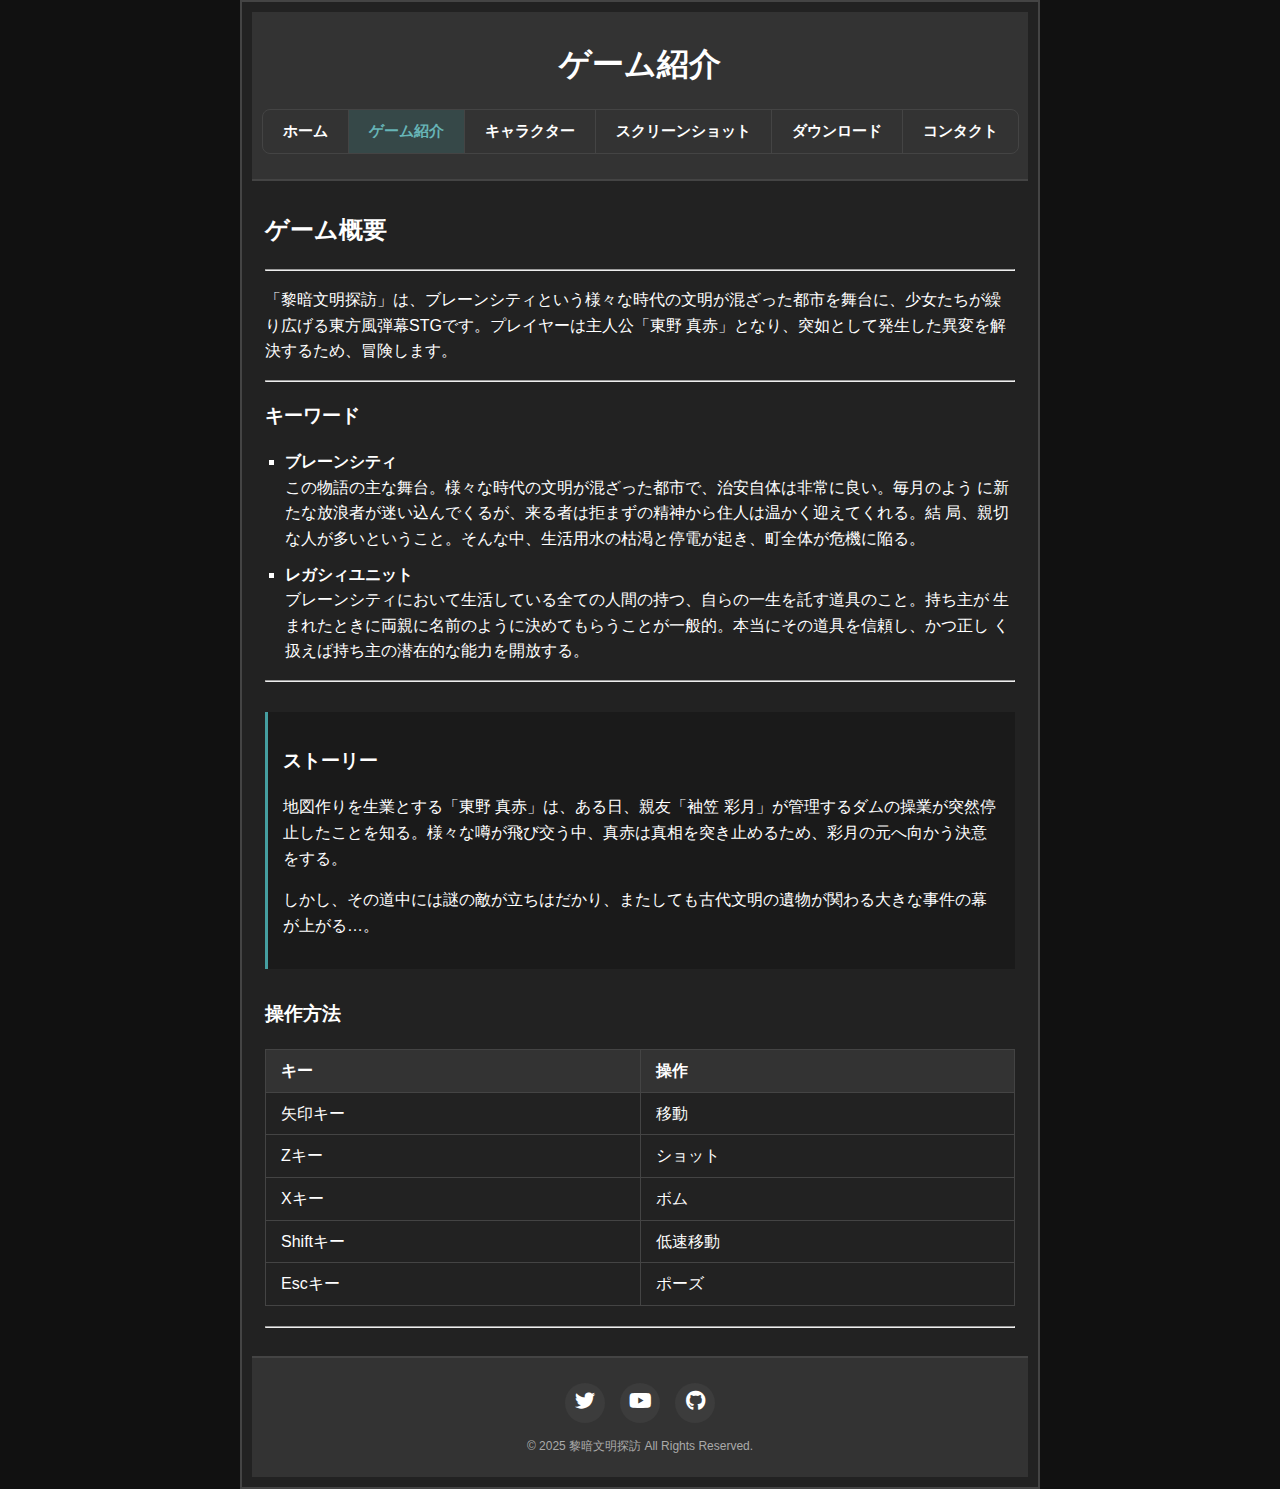
<file: about.html>
<!DOCTYPE html>
<html lang="ja">
  <head>
    <meta charset="UTF-8" />
    <meta name="viewport" content="width=device-width, initial-scale=1.0" />
    <meta name="description" content="黎暗文明探訪は、不思議な世界観と独特のキャラクターが織りなす東方風弾幕シューティングゲームです。" />
    <meta property="og:title" content="ゲーム紹介 - 黎暗文明探訪" />
    <meta property="og:description" content="黎暗文明探訪は、不思議な世界観と独特のキャラクターが織りなす東方風弾幕シューティングゲームです。ゲームの特徴やストーリー、操作方法をご紹介。" />
    <title>ゲーム紹介 - 黎暗文明探訪</title>
    <link rel="stylesheet" href="css/about.css" />
    <link rel="stylesheet" href="https://cdnjs.cloudflare.com/ajax/libs/font-awesome/6.0.0/css/all.min.css" />
    <link rel="canonical" href="https://reian-game.github.io/reian/about.html" />
    <!-- Google tag (gtag.js) -->
    <script async src="https://www.googletagmanager.com/gtag/js?id=G-QV8888X8ZF"></script>
    <script>
      window.dataLayer = window.dataLayer || [];
      function gtag() {
        dataLayer.push(arguments);
      }
      gtag("js", new Date());

      gtag("config", "G-QV8888X8ZF");
    </script>
  </head>
  <body>
    <div class="container">
      <header>
        <h1>ゲーム紹介</h1>
        <nav class="top-menu">
          <ul>
            <li><a href="index.html">ホーム</a></li>
            <li><a href="about.html">ゲーム紹介</a></li>
            <li><a href="character.html">キャラクター</a></li>
            <li><a href="screenshots.html">スクリーンショット</a></li>
            <li><a href="download.html">ダウンロード</a></li>
            <li><a href="contact.html">コンタクト</a></li>
          </ul>
        </nav>
      </header>

      <div class="content">
        <main>
          <div class="game-intro">
            <h2>ゲーム概要</h2>
            <hr />
            <p>
              「黎暗文明探訪」は、ブレーンシティという様々な時代の文明が混ざった都市を舞台に、少女たちが繰り広げる東方風弾幕STGです。プレイヤーは主人公「東野
              真赤」となり、突如として発生した異変を解決するため、冒険します。
            </p>

            <hr />
            <div class="game-features">
              <h3>キーワード</h3>
              <ul>
                <li>
                  <strong>ブレーンシティ</strong><br />この物語の主な舞台。様々な時代の文明が混ざった都市で、治安自体は非常に良い。毎月のよう
                  に新たな放浪者が迷い込んでくるが、来る者は拒まずの精神から住人は温かく迎えてくれる。結 局、親切な人が多いということ。そんな中、生活用水の枯渇と停電が起き、町全体が危機に陥る。
                </li>
                <li>
                  <strong>レガシィユニット</strong><br />ブレーンシティにおいて生活している全ての人間の持つ、自らの一生を託す道具のこと。持ち主が
                  生まれたときに両親に名前のように決めてもらうことが一般的。本当にその道具を信頼し、かつ正し く扱えば持ち主の潜在的な能力を開放する。
                </li>
              </ul>
            </div>
            <hr />

            <div class="story-section">
              <h3>ストーリー</h3>
              <!--p>黎明期の古代文明が残した「レガシィユニット」と呼ばれる特殊な遺物。それらは特定の人々に反応し、驚異的な力を発揮する。</！p-->
              <p>
                地図作りを生業とする「東野 真赤」は、ある日、親友「袖笠
                彩月」が管理するダムの操業が突然停止したことを知る。様々な噂が飛び交う中、真赤は真相を突き止めるため、彩月の元へ向かう決意をする。
              </p>
              <p>しかし、その道中には謎の敵が立ちはだかり、またしても古代文明の遺物が関わる大きな事件の幕が上がる…。</p>
            </div>

            <div class="controls-section">
              <h3>操作方法</h3>
              <table class="controls-table">
                <tr>
                  <th>キー</th>
                  <th>操作</th>
                </tr>
                <tr>
                  <td>矢印キー</td>
                  <td>移動</td>
                </tr>
                <tr>
                  <td>Zキー</td>
                  <td>ショット</td>
                </tr>
                <tr>
                  <td>Xキー</td>
                  <td>ボム</td>
                </tr>
                <tr>
                  <td>Shiftキー</td>
                  <td>低速移動</td>
                </tr>
                <tr>
                  <td>Escキー</td>
                  <td>ポーズ</td>
                </tr>
              </table>
            </div>
            <hr />
          </div>
        </main>
      </div>

      <footer>
        <div class="social-links">
          <a href="https://x.com/reian_project" target="_blank"><i class="fab fa-twitter"></i></a>
          <a href="https://www.youtube.com/channel/UC7ssq--Mfge6AEfpNKnkMdA" target="_blank"><i class="fab fa-youtube"></i></a>
          <a href="https://github.com/reian-game" target="_blank"><i class="fab fa-github"></i></a>
        </div>
        <p class="footer-copyright">&copy; 2025 黎暗文明探訪 All Rights Reserved.</p>
      </footer>
    </div>
    <script defer src="js/common.js"></script>
  </body>
</html>
</file>
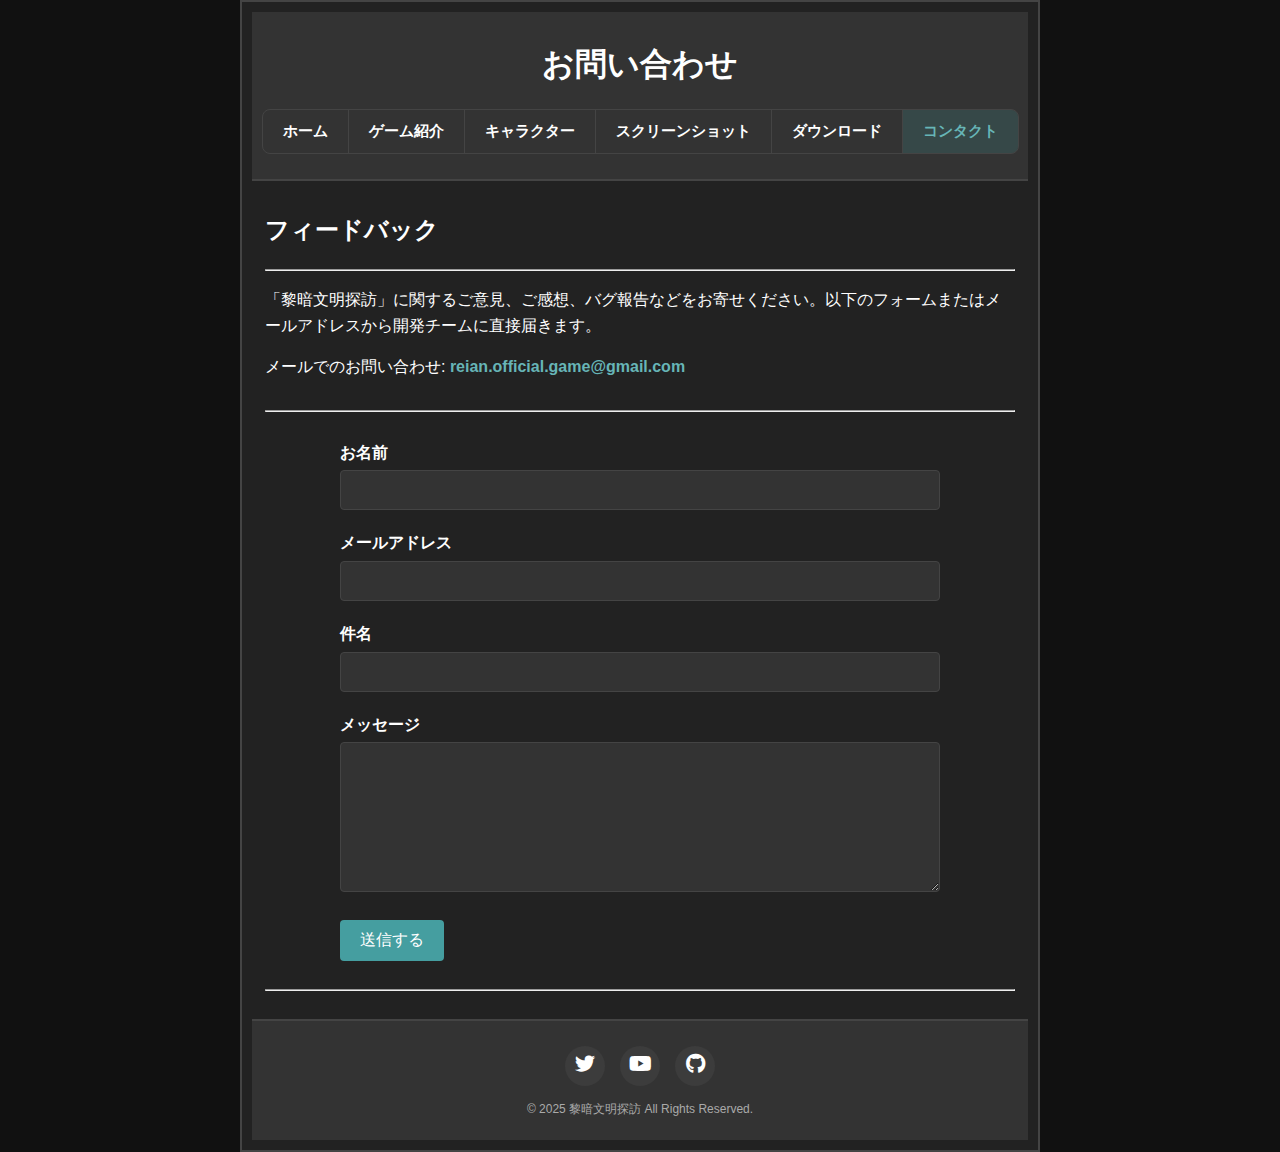
<file: contact.html>
<!DOCTYPE html>
<html lang="ja">
  <head>
    <meta charset="UTF-8" />
    <meta name="viewport" content="width=device-width, initial-scale=1.0" />
    <meta name="description" content="黎暗文明探訪のお問い合わせとコンタクト情報" />
    <meta property="og:title" content="お問い合わせ - 黎暗文明探訪" />
    <meta property="og:description" content="黎暗文明探訪に関するご意見、ご感想、バグ報告などを開発チームに直接お寄せいただけます。" />
    <title>お問い合わせ - 黎暗文明探訪</title>
    <link rel="stylesheet" href="css/contact.css" />
    <link rel="stylesheet" href="https://cdnjs.cloudflare.com/ajax/libs/font-awesome/6.0.0/css/all.min.css" />
    <link rel="canonical" href="https://reian-game.github.io/reian/contact.html" />
    <!-- Google tag (gtag.js) -->
    <script async src="https://www.googletagmanager.com/gtag/js?id=G-QV8888X8ZF"></script>
    <script>
      window.dataLayer = window.dataLayer || [];
      function gtag() {
        dataLayer.push(arguments);
      }
      gtag("js", new Date());

      gtag("config", "G-QV8888X8ZF");
    </script>
  </head>
  <body>
    <div class="container">
      <header>
        <h1>お問い合わせ</h1>
        <nav class="top-menu">
          <ul>
            <li><a href="index.html">ホーム</a></li>
            <li><a href="about.html">ゲーム紹介</a></li>
            <li><a href="character.html">キャラクター</a></li>
            <li><a href="screenshots.html">スクリーンショット</a></li>
            <li><a href="download.html">ダウンロード</a></li>
            <li><a href="contact.html">コンタクト</a></li>
          </ul>
        </nav>
      </header>

      <div class="content">
        <main>
          <div class="contact-form">
            <h2>フィードバック</h2>
            <hr />
            <div class="contact-description">
              <p>「黎暗文明探訪」に関するご意見、ご感想、バグ報告などをお寄せください。以下のフォームまたはメールアドレスから開発チームに直接届きます。</p>
              <p>メールでのお問い合わせ: <a href="mailto:reian.official.game@gmail.com">reian.official.game@gmail.com</a></p>
            </div>

            <hr />

            <div class="form-section">
              <form id="feedbackForm">
                <div class="form-group">
                  <label for="name">お名前</label>
                  <input type="text" id="name" name="name" class="form-control" required />
                </div>

                <div class="form-group">
                  <label for="email">メールアドレス</label>
                  <input type="email" id="email" name="email" class="form-control" required />
                </div>

                <div class="form-group">
                  <label for="subject">件名</label>
                  <input type="text" id="subject" name="subject" class="form-control" required />
                </div>

                <div class="form-group">
                  <label for="message">メッセージ</label>
                  <textarea id="message" name="message" class="form-control" required></textarea>
                </div>

                <button type="submit" class="form-submit">送信する</button>
              </form>
            </div>
            <hr />
          </div>
        </main>
      </div>

      <footer>
        <div class="social-links">
          <a href="https://x.com/reian_project" target="_blank"><i class="fab fa-twitter"></i></a>
          <a href="https://www.youtube.com/channel/UC7ssq--Mfge6AEfpNKnkMdA" target="_blank"><i class="fab fa-youtube"></i></a>
          <a href="https://github.com/reian-game" target="_blank"><i class="fab fa-github"></i></a>
        </div>
        <p class="footer-copyright">&copy; 2025 黎暗文明探訪 All Rights Reserved.</p>
      </footer>
    </div>
    <script defer src="js/common.js"></script>
    <script defer src="js/contact.js"></script>
  </body>
</html>
</file>
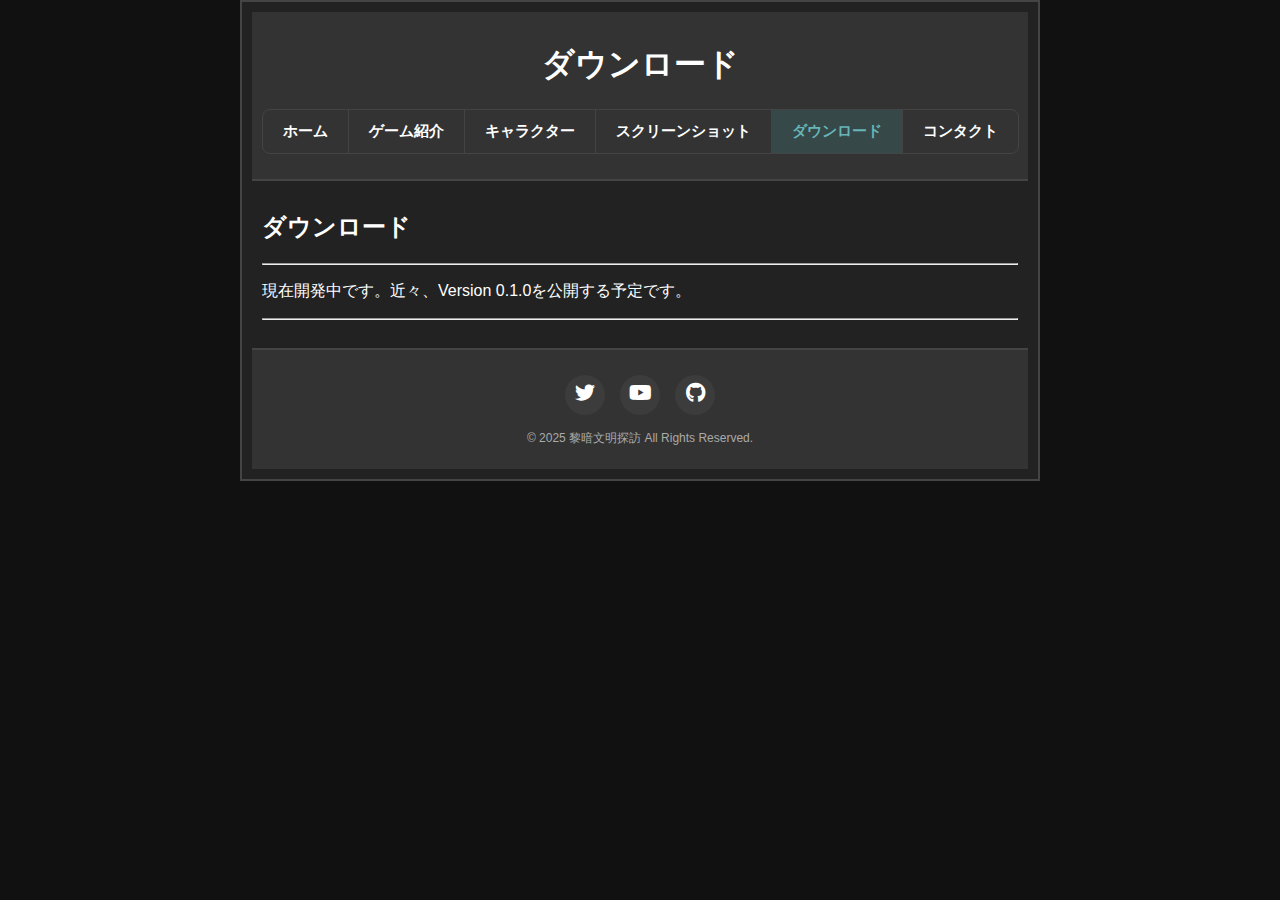
<file: download.html>
<!DOCTYPE html>
<html lang="ja">
  <head>
    <meta charset="UTF-8" />
    <meta name="viewport" content="width=device-width, initial-scale=1.0" />
    <meta name="description" content="黎暗文明探訪の最新バージョンをダウンロードできます。Windows対応、32bit/64bit版をご用意しています。" />
    <meta property="og:title" content="ダウンロード - 黎暗文明探訪" />
    <meta property="og:description" content="黎暗文明探訪の最新版をダウンロード。Windows対応、無料でプレイできる東方風弾幕シューティングゲームです。" />
    <title>ダウンロード - 黎暗文明探訪</title>
    <link rel="stylesheet" href="css/download.css" />
    <link rel="stylesheet" href="https://cdnjs.cloudflare.com/ajax/libs/font-awesome/6.0.0/css/all.min.css" />
    <link rel="canonical" href="https://reian-game.github.io/reian/download.html" />
    <!-- Google tag (gtag.js) -->
    <script async src="https://www.googletagmanager.com/gtag/js?id=G-QV8888X8ZF"></script>
    <script>
      window.dataLayer = window.dataLayer || [];
      function gtag() {
        dataLayer.push(arguments);
      }
      gtag("js", new Date());

      gtag("config", "G-QV8888X8ZF");
    </script>
  </head>
  <body>
    <div class="container">
      <header>
        <h1>ダウンロード</h1>
        <nav class="top-menu">
          <ul>
            <li><a href="index.html">ホーム</a></li>
            <li><a href="about.html">ゲーム紹介</a></li>
            <li><a href="character.html">キャラクター</a></li>
            <li><a href="screenshots.html">スクリーンショット</a></li>
            <li><a href="download.html">ダウンロード</a></li>
            <li><a href="contact.html">コンタクト</a></li>
          </ul>
        </nav>
      </header>

      <div class="content">
        <main>
          <div class="download-section">
            <h2>ダウンロード</h2>
            <hr />
            <p>現在開発中です。近々、Version 0.1.0を公開する予定です。</p>
            <hr />

            <!--
            <div class="version-item">
              <div class="download-info">
                <ul>
                  <li><span>Version 0.1.0</span></li>
                </ul>
                <ul>
                  <li><span>100 MB</span></li>
                  <li><span>2025-03-03</span></li>
                </ul>
              </div>
              <div class="download-buttons">
                <button class="download-btn" onclick="download('0.8.5', '64')">Download 64bit</button>
                <button class="download-btn" onclick="download('0.8.5', '32')">Download 32bit</button>
              </div>

              <div class="changelog">
                <h3>更新内容</h3>
                <ul>
                  <li>新ボス「袖笠 彩月」を追加</li>
                  <li>ステージ5のレイアウトを調整</li>
                  <li>「否幕 夜途」のスペルカードを3種類追加</li>
                  <li>効果音の音量バランスを調整</li>
                  <li>ゲームパッドの振動対応を追加</li>
                  <li>アイテムドロップ率を調整</li>
                  <li>軽微なバグ修正</li>
                </ul>
              </div>
            </div>
            <hr />
            -->

            <!-- 過去のバージョン -->
            <!--
            <div class="version-item">
              <div class="download-info">
                <ul>
                  <li><span>Version 0.8.0</span></li>
                </ul>
                <ul>
                  <li><span>95 MB</span></li>
                  <li><span>2024-12-15</span></li>
                </ul>
              </div>
              <div class="download-buttons">
                <button class="download-btn" onclick="download('0.8.0', '64')">Download 64bit</button>
                <button class="download-btn" onclick="download('0.8.0', '32')">Download 32bit</button>
              </div>

              <div class="changelog">
                <h3>更新内容</h3>
                <ul>
                  <li>ステージ4と5を追加</li>
                  <li>「スティル・トレイラー」を新規プレイアブルキャラクターとして追加</li>
                  <li>「定条 遥」の弾幕パターンを一部変更</li>
                  <li>BGMを3曲追加</li>
                  <li>フルスクリーンモードでの描画処理を最適化</li>
                  <li>画面解像度設定を追加</li>
                  <li>キーボード設定の保存機能を実装</li>
                </ul>
              </div>
            </div>
            <hr />

            <div class="version-item">
              <div class="download-info">
                <ul>
                  <li><span>Version 0.7.5</span></li>
                </ul>
                <ul>
                  <li><span>85 MB</span></li>
                  <li><span>2024-11-20</span></li>
                </ul>
              </div>
              <div class="download-buttons">
                <button class="download-btn" onclick="download('0.7.5', '64')">Download 64bit</button>
                <button class="download-btn" onclick="download('0.7.5', '32')">Download 32bit</button>
              </div>

              <div class="changelog">
                <h3>更新内容</h3>
                <ul>
                  <li>「定条 遥」をボスキャラクターとして追加</li>
                  <li>弾幕パターンを全体的に見直し</li>
                  <li>プレイヤーキャラクターの当たり判定を調整</li>
                  <li>ロード時間の短縮</li>
                  <li>メニュー画面を刷新</li>
                  <li>Windows 11での起動不具合を修正</li>
                </ul>
              </div>
            </div>
            <hr />
            -->

            <!-- アーカイブへのリンク -->
            <!--
            <div class="archive-link">
              <a href="archive.html">過去のバージョンアーカイブ</a>
            </div>
            -->
          </div>
        </main>
      </div>

      <footer>
        <div class="social-links">
          <a href="https://x.com/reian_project" target="_blank"><i class="fab fa-twitter"></i></a>
          <a href="https://www.youtube.com/channel/UC7ssq--Mfge6AEfpNKnkMdA" target="_blank"><i class="fab fa-youtube"></i></a>
          <a href="https://github.com/reian-game" target="_blank"><i class="fab fa-github"></i></a>
        </div>
        <p class="footer-copyright">&copy; 2025 黎暗文明探訪 All Rights Reserved.</p>
      </footer>
    </div>
    <script defer src="js/common.js"></script>
    <script defer src="js/download.js"></script>
  </body>
</html>
</file>
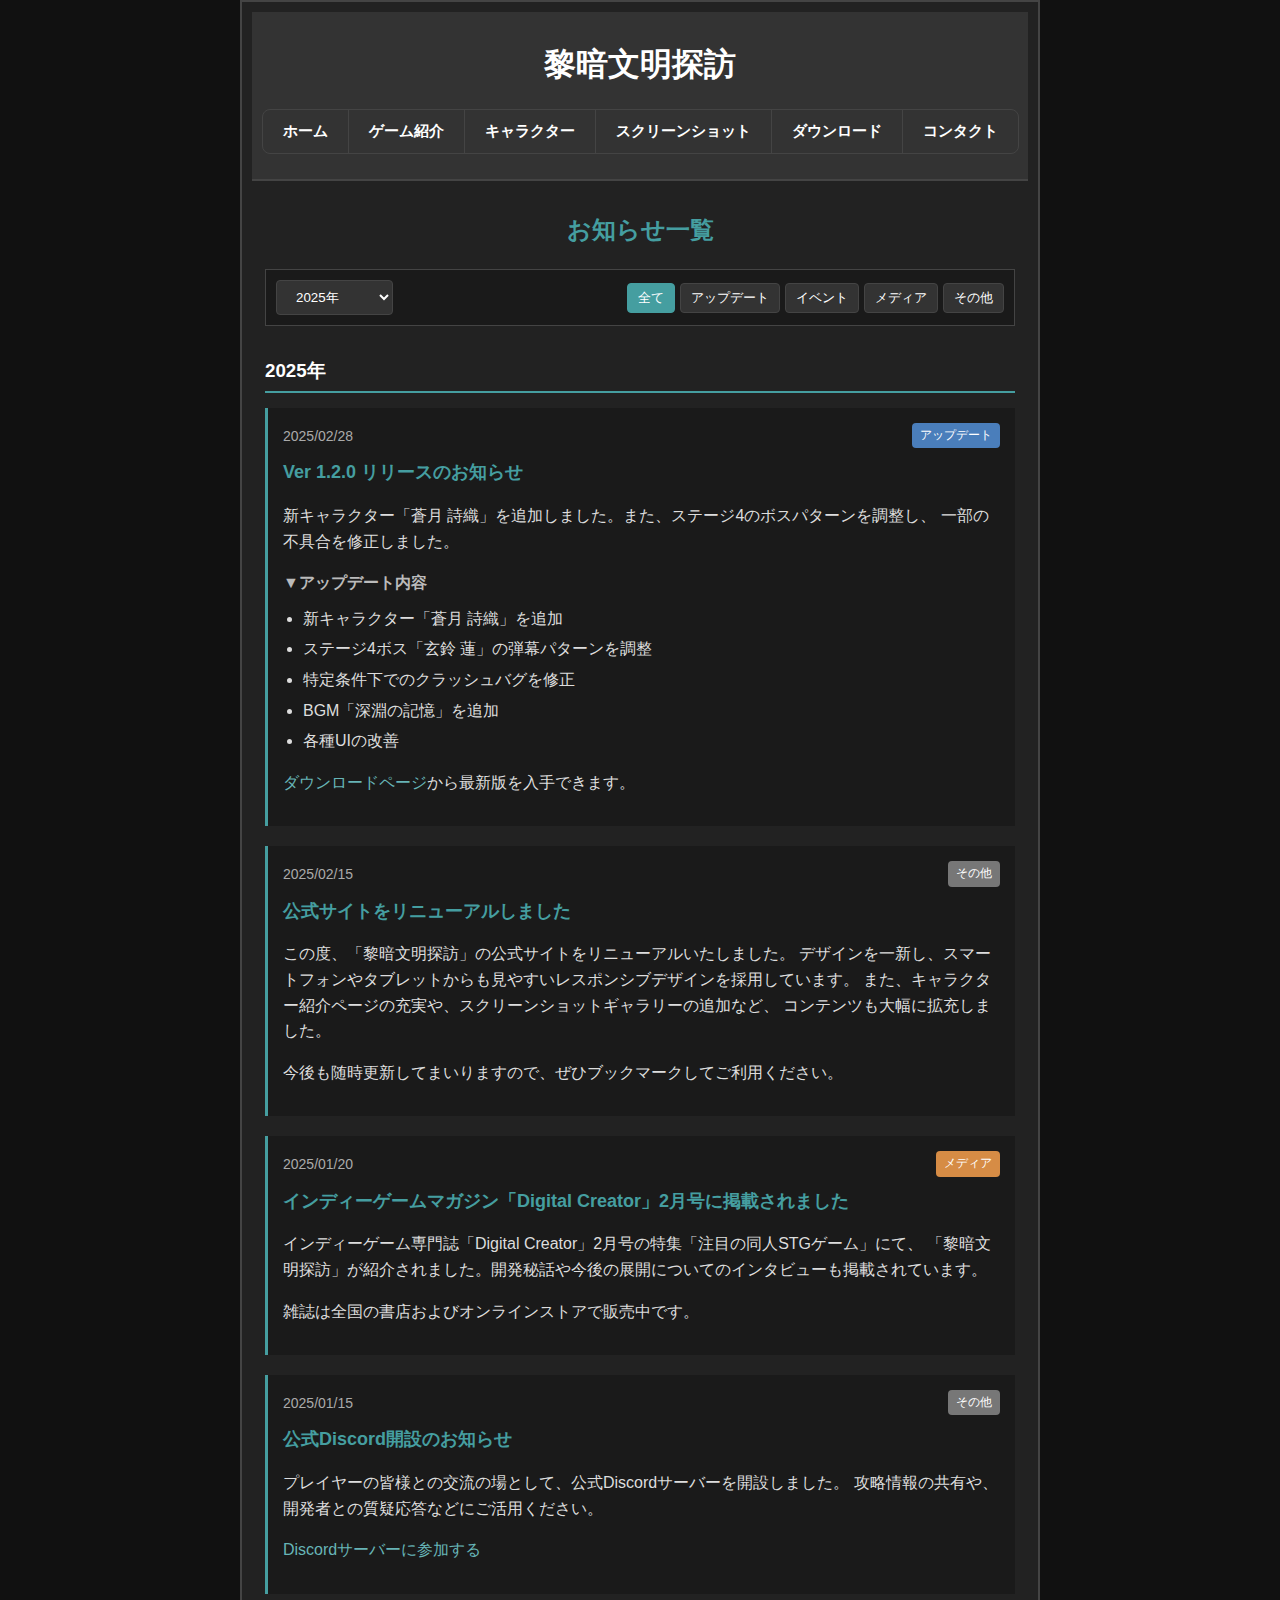
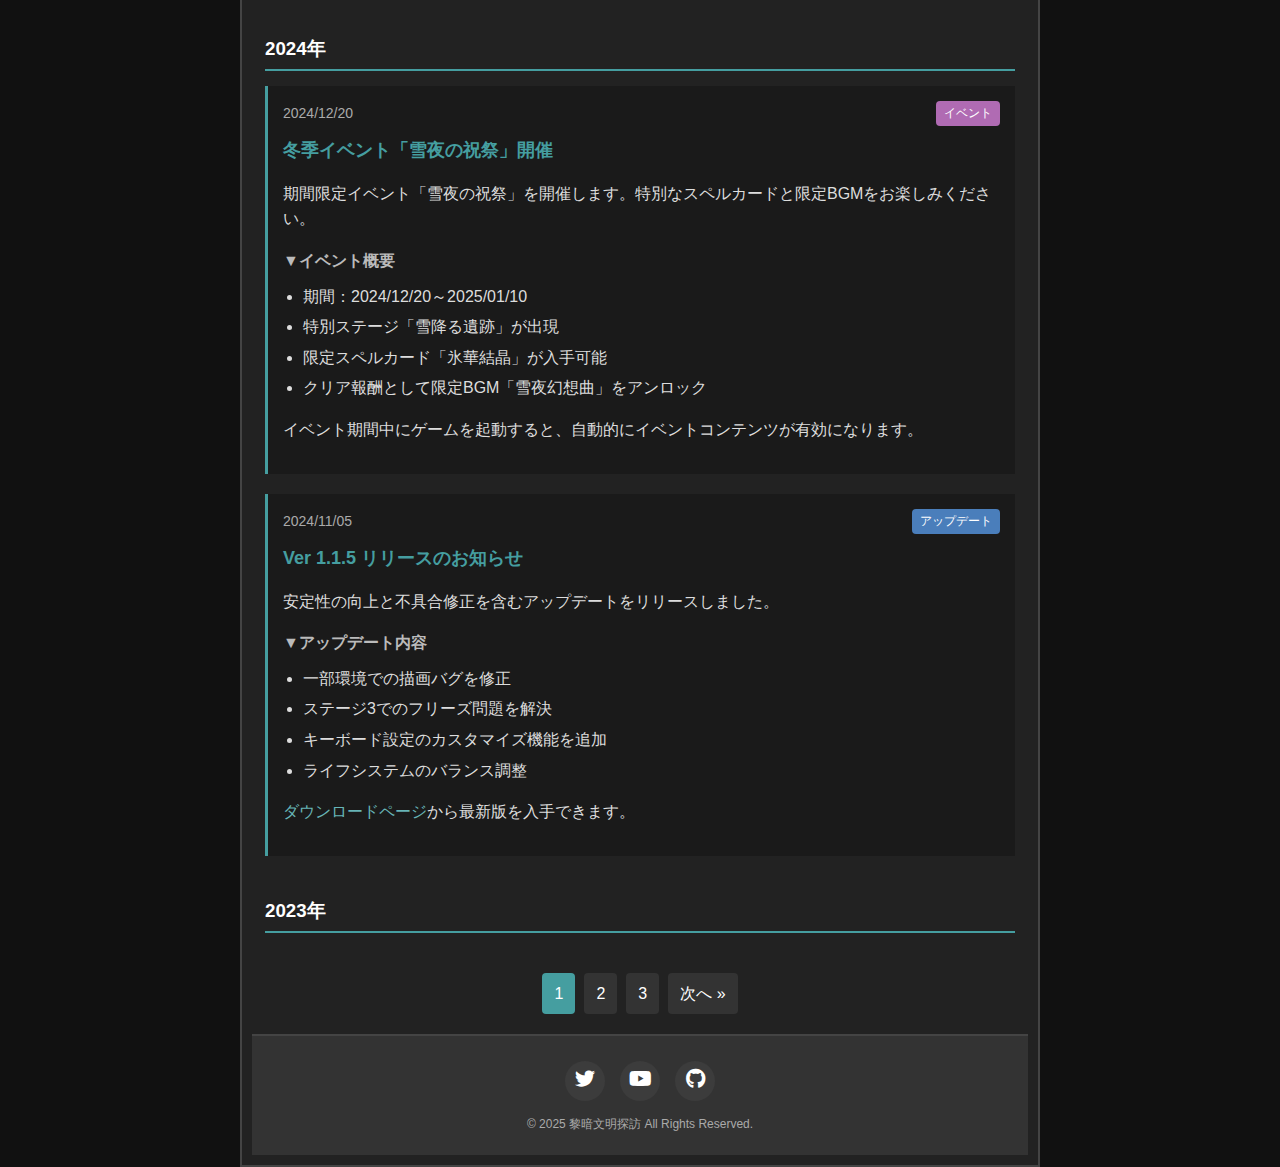
<file: news.html>
<!DOCTYPE html>
<html lang="ja">
  <head>
    <meta charset="UTF-8" />
    <meta name="viewport" content="width=device-width, initial-scale=1.0" />
    <meta name="description" content="過去のお知らせ一覧をタグごとに見やすく表示します。" />
    <meta property="og:title" content="お知らせ - 黎暗文明探訪" />
    <meta property="og:description" content="過去のお知らせ一覧をタグごとに見やすく表示します。" />
    <title>お知らせ一覧 - 黎暗文明探訪</title>
    <link rel="stylesheet" href="css/news.css" />
    <link rel="stylesheet" href="https://cdnjs.cloudflare.com/ajax/libs/font-awesome/6.0.0/css/all.min.css" />
    <link rel="canonical" href="https://reian-game.github.io/reian/news.html" />
    <script defer src="js/common.js"></script>
    <script defer src="js/news.js"></script>
  </head>
  <body>
    <div class="container">
      <header>
        <h1>黎暗文明探訪</h1>
        <nav class="top-menu">
          <ul>
            <li><a href="index.html">ホーム</a></li>
            <li><a href="about.html">ゲーム紹介</a></li>
            <li><a href="character.html">キャラクター</a></li>
            <li><a href="screenshots.html">スクリーンショット</a></li>
            <li><a href="download.html">ダウンロード</a></li>
            <li><a href="contact.html">コンタクト</a></li>
          </ul>
        </nav>
      </header>

      <div class="content">
        <main>
          <div class="news-archive-section">
            <h2>お知らせ一覧</h2>

            <!-- 年月別アーカイブナビゲーション -->
            <div class="archive-navigation">
              <div class="year-select">
                <select id="yearSelect" onchange="filterNewsByYear()">
                  <option value="all">すべての年</option>
                  <option value="2025" selected>2025年</option>
                  <option value="2024">2024年</option>
                  <option value="2023">2023年</option>
                </select>
              </div>
              <div class="category-filter">
                <button class="filter-btn active" data-category="all">全て</button>
                <button class="filter-btn" data-category="update">アップデート</button>
                <button class="filter-btn" data-category="event">イベント</button>
                <button class="filter-btn" data-category="media">メディア</button>
                <button class="filter-btn" data-category="other">その他</button>
              </div>
            </div>

            <!-- 2025年のお知らせ -->
            <div class="news-year" id="news-2025">
              <h3>2025年</h3>
              <div class="news-list">
                <!-- 2025/02/28 -->
                <div class="news-item" data-category="update" data-page="1">
                  <div class="news-header">
                    <div class="news-date">2025/02/28</div>
                    <div class="news-category update">アップデート</div>
                  </div>
                  <div class="news-title">Ver 1.2.0 リリースのお知らせ</div>
                  <div class="news-content">
                    <p>新キャラクター「蒼月 詩織」を追加しました。また、ステージ4のボスパターンを調整し、 一部の不具合を修正しました。</p>
                    <h4>▼アップデート内容</h4>
                    <ul>
                      <li>新キャラクター「蒼月 詩織」を追加</li>
                      <li>ステージ4ボス「玄鈴 蓮」の弾幕パターンを調整</li>
                      <li>特定条件下でのクラッシュバグを修正</li>
                      <li>BGM「深淵の記憶」を追加</li>
                      <li>各種UIの改善</li>
                    </ul>
                    <p><a href="download.html">ダウンロードページ</a>から最新版を入手できます。</p>
                  </div>
                </div>

                <!-- 2025/02/15 -->
                <div class="news-item" data-category="other" data-page="1">
                  <div class="news-header">
                    <div class="news-date">2025/02/15</div>
                    <div class="news-category other">その他</div>
                  </div>
                  <div class="news-title">公式サイトをリニューアルしました</div>
                  <div class="news-content">
                    <p>
                      この度、「黎暗文明探訪」の公式サイトをリニューアルいたしました。 デザインを一新し、スマートフォンやタブレットからも見やすいレスポンシブデザインを採用しています。
                      また、キャラクター紹介ページの充実や、スクリーンショットギャラリーの追加など、 コンテンツも大幅に拡充しました。
                    </p>
                    <p>今後も随時更新してまいりますので、ぜひブックマークしてご利用ください。</p>
                  </div>
                </div>

                <!-- 2025/01/20 -->
                <div class="news-item" data-category="media" data-page="1">
                  <div class="news-header">
                    <div class="news-date">2025/01/20</div>
                    <div class="news-category media">メディア</div>
                  </div>
                  <div class="news-title">インディーゲームマガジン「Digital Creator」2月号に掲載されました</div>
                  <div class="news-content">
                    <p>
                      インディーゲーム専門誌「Digital Creator」2月号の特集「注目の同人STGゲーム」にて、 「黎暗文明探訪」が紹介されました。開発秘話や今後の展開についてのインタビューも掲載されています。
                    </p>
                    <p>雑誌は全国の書店およびオンラインストアで販売中です。</p>
                  </div>
                </div>

                <!-- 2025/01/15 -->
                <div class="news-item" data-category="other" data-page="1">
                  <div class="news-header">
                    <div class="news-date">2025/01/15</div>
                    <div class="news-category other">その他</div>
                  </div>
                  <div class="news-title">公式Discord開設のお知らせ</div>
                  <div class="news-content">
                    <p>プレイヤーの皆様との交流の場として、公式Discordサーバーを開設しました。 攻略情報の共有や、開発者との質疑応答などにご活用ください。</p>
                    <p>
                      <a href="https://discord.gg/reian" target="_blank">Discordサーバーに参加する</a>
                    </p>
                  </div>
                </div>
              </div>
            </div>

            <!-- 2024年のお知らせ -->
            <div class="news-year" id="news-2024">
              <h3>2024年</h3>
              <div class="news-list">
                <!-- 2024/12/20 -->
                <div class="news-item" data-category="event" data-page="1">
                  <div class="news-header">
                    <div class="news-date">2024/12/20</div>
                    <div class="news-category event">イベント</div>
                  </div>
                  <div class="news-title">冬季イベント「雪夜の祝祭」開催</div>
                  <div class="news-content">
                    <p>期間限定イベント「雪夜の祝祭」を開催します。特別なスペルカードと限定BGMをお楽しみください。</p>
                    <h4>▼イベント概要</h4>
                    <ul>
                      <li>期間：2024/12/20～2025/01/10</li>
                      <li>特別ステージ「雪降る遺跡」が出現</li>
                      <li>限定スペルカード「氷華結晶」が入手可能</li>
                      <li>クリア報酬として限定BGM「雪夜幻想曲」をアンロック</li>
                    </ul>
                    <p>イベント期間中にゲームを起動すると、自動的にイベントコンテンツが有効になります。</p>
                  </div>
                </div>

                <!-- 2024/11/05 -->
                <div class="news-item" data-category="update" data-page="1">
                  <div class="news-header">
                    <div class="news-date">2024/11/05</div>
                    <div class="news-category update">アップデート</div>
                  </div>
                  <div class="news-title">Ver 1.1.5 リリースのお知らせ</div>
                  <div class="news-content">
                    <p>安定性の向上と不具合修正を含むアップデートをリリースしました。</p>
                    <h4>▼アップデート内容</h4>
                    <ul>
                      <li>一部環境での描画バグを修正</li>
                      <li>ステージ3でのフリーズ問題を解決</li>
                      <li>キーボード設定のカスタマイズ機能を追加</li>
                      <li>ライフシステムのバランス調整</li>
                    </ul>
                    <p><a href="download.html">ダウンロードページ</a>から最新版を入手できます。</p>
                  </div>
                </div>

                <!-- 2024/10/15 -->
                <div class="news-item" data-category="event" data-page="2">
                  <div class="news-header">
                    <div class="news-date">2024/10/15</div>
                    <div class="news-category event">イベント</div>
                  </div>
                  <div class="news-title">「東方夢想祭」出展のお知らせ</div>
                  <div class="news-content">
                    <p>
                      11月3日に開催される同人イベント「東方夢想祭」に出展します。 会場では体験版プレイや、開発中のVer 1.2の先行プレイが可能です。
                      オリジナルグッズの販売も予定していますので、ぜひお立ち寄りください。
                    </p>
                    <h4>▼出展情報</h4>
                    <ul>
                      <li>日時：2024年11月3日 10:00～16:00</li>
                      <li>場所：東京ビッグサイト 東ホール</li>
                      <li>ブース番号：E-25</li>
                    </ul>
                  </div>
                </div>

                <!-- 2024/09/30 -->
                <div class="news-item" data-category="update" data-page="2">
                  <div class="news-header">
                    <div class="news-date">2024/09/30</div>
                    <div class="news-category update">アップデート</div>
                  </div>
                  <div class="news-title">Ver 1.1.0 リリースのお知らせ</div>
                  <div class="news-content">
                    <p>初の大型アップデートとなるVer 1.1.0をリリースしました。 新ステージの追加や、プラクティスモードの実装など、大幅な機能拡張を行っています。</p>
                    <h4>▼アップデート内容</h4>
                    <ul>
                      <li>新ステージ「深海遺跡」を追加</li>
                      <li>新ボスキャラクター「玄鈴 蓮」を実装</li>
                      <li>プラクティスモードを追加（ボス戦やステージの個別練習が可能に）</li>
                      <li>難易度「ルナティック」を追加</li>
                      <li>UIの改善とパフォーマンスの最適化</li>
                    </ul>
                    <p><a href="download.html">ダウンロードページ</a>から最新版を入手できます。</p>
                  </div>
                </div>
              </div>
            </div>

            <!-- 2023年のお知らせ -->
            <div class="news-year" id="news-2023">
              <h3>2023年</h3>
              <div class="news-list">
                <!-- 2023/12/25 -->
                <div class="news-item" data-category="update" data-page="2">
                  <div class="news-header">
                    <div class="news-date">2023/12/25</div>
                    <div class="news-category update">アップデート</div>
                  </div>
                  <div class="news-title">正式版 Ver 1.0.0 リリースのお知らせ</div>
                  <div class="news-content">
                    <p>
                      長らくベータテスト版として公開していた「黎暗文明探訪」が、ついに正式版としてリリースされました！
                      多くのテスターの皆様からのフィードバックを元に、ゲームバランスの調整や操作性の向上など、 様々な改善を行っています。
                    </p>
                    <h4>▼正式版の特徴</h4>
                    <ul>
                      <li>全5ステージ、6キャラクターを実装</li>
                      <li>3つの難易度（イージー、ノーマル、ハード）</li>
                      <li>30種類以上のスペルカード</li>
                      <li>リプレイ機能の実装</li>
                      <li>BGM全12曲を収録</li>
                    </ul>
                    <p>
                      正式版のリリースを記念して、オリジナルサウンドトラックも公開しました。
                      <a href="download.html">ダウンロードページ</a>からゲーム本体と合わせてお楽しみください。
                    </p>
                  </div>
                </div>

                <!-- 2023/10/10 -->
                <div class="news-item" data-category="update" data-page="2">
                  <div class="news-header">
                    <div class="news-date">2023/10/10</div>
                    <div class="news-category update">アップデート</div>
                  </div>
                  <div class="news-title">ベータ版 Ver 0.9.5 リリースのお知らせ</div>
                  <div class="news-content">
                    <p>正式リリースに向けた最後のベータ版となるVer 0.9.5をリリースしました。 ゲームの安定性向上を中心に、多数の不具合修正を行っています。</p>
                    <h4>▼アップデート内容</h4>
                    <ul>
                      <li>全体的なパフォーマンスの最適化</li>
                      <li>セーブデータの保存形式を改善</li>
                      <li>エンディングシーンを実装</li>
                      <li>サウンドエフェクトの追加と改善</li>
                    </ul>
                    <p>正式版は2023年12月頃リリース予定です。引き続きフィードバックをお寄せください。</p>
                  </div>
                </div>
              </div>
            </div>

            <!-- ページネーション -->
            <div class="pagination">
              <a href="#" class="page-prev" onclick="changePage(currentPage - 1)"> &laquo; 前へ</a>
              <span class="page-number active" data-page="1">1</span>
              <a href="#" class="page-number" data-page="2">2</a>
              <a href="#" class="page-number" data-page="3">3</a>
              <a href="#" class="page-next" onclick="changePage(currentPage + 1)">次へ &raquo;</a>
            </div>
          </div>
        </main>
      </div>

      <footer>
        <div class="social-links">
          <a href="https://x.com/reian_project" target="_blank"><i class="fab fa-twitter"></i></a>
          <a href="https://www.youtube.com/channel/UC7ssq--Mfge6AEfpNKnkMdA" target="_blank"><i class="fab fa-youtube"></i></a>
          <a href="https://github.com/reian-game" target="_blank"><i class="fab fa-github"></i></a>
        </div>
        <p class="footer-copyright">&copy; 2025 黎暗文明探訪 All Rights Reserved.</p>
      </footer>
    </div>
  </body>
</html>
</file>
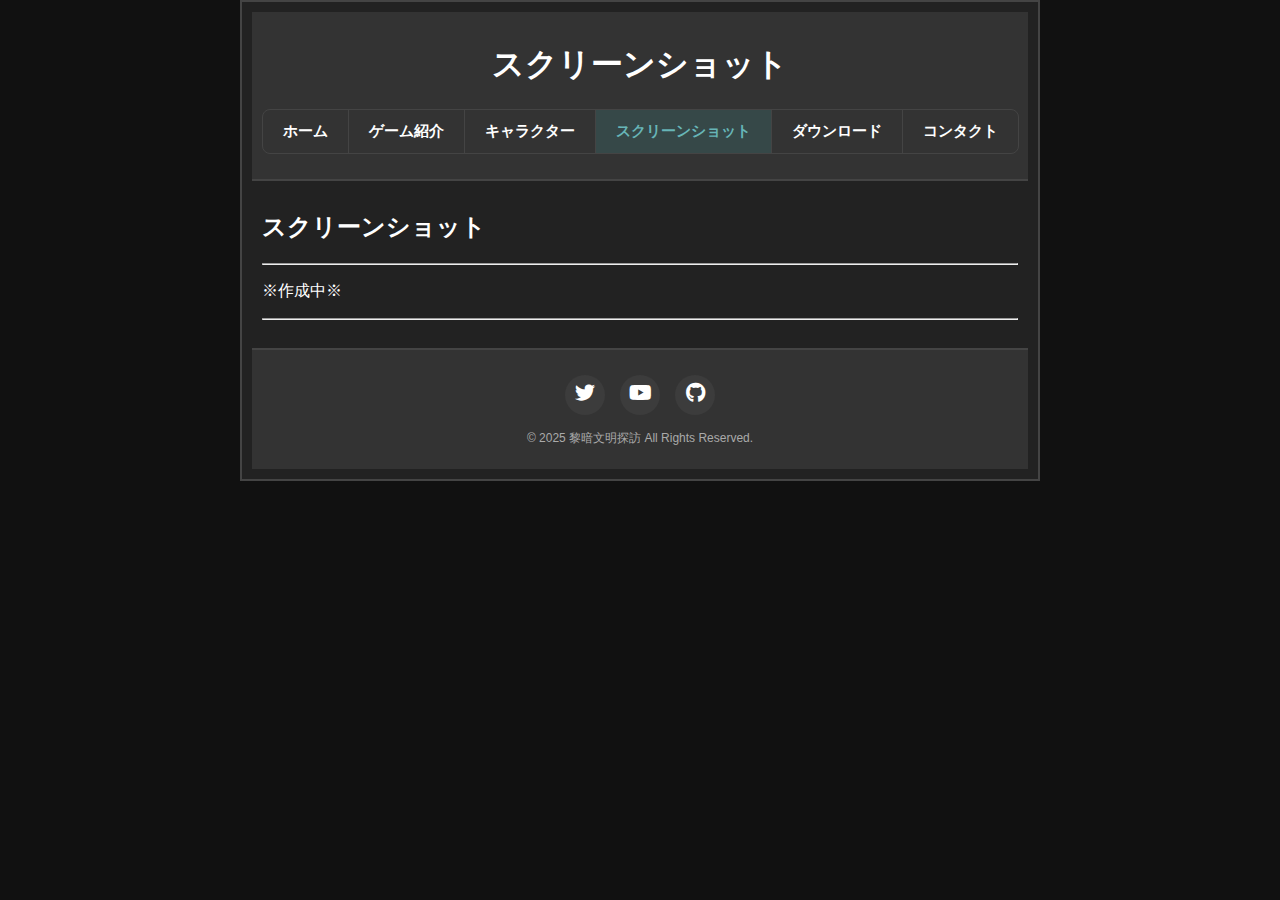
<file: screenshots.html>
<!DOCTYPE html>
<html lang="ja">
  <head>
    <meta charset="UTF-8" />
    <meta name="viewport" content="width=device-width, initial-scale=1.0" />
    <meta name="description" content="黎暗文明探訪のゲーム画面スクリーンショットギャラリーです。多彩な弾幕パターンや美しいグラフィックをご覧ください。" />
    <meta property="og:title" content="スクリーンショット - 黎暗文明探訪" />
    <meta property="og:description" content="黎暗文明探訪のゲーム画面、弾幕パターン、キャラクター等の高画質スクリーンショットをご覧いただけます。" />
    <title>リンク - 黎暗文明探訪</title>
    <link rel="stylesheet" href="css/screenshots.css" />
    <link rel="stylesheet" href="https://cdnjs.cloudflare.com/ajax/libs/font-awesome/6.0.0/css/all.min.css" />
    <link rel="canonical" href="https://reian-game.github.io/reian/screenshots.html" />
  </head>
  <body>
    <div class="container">
      <header>
        <h1>スクリーンショット</h1>
        <nav class="top-menu">
          <ul>
            <li><a href="index.html">ホーム</a></li>
            <li><a href="about.html">ゲーム紹介</a></li>
            <li><a href="character.html">キャラクター</a></li>
            <li><a href="screenshots.html">スクリーンショット</a></li>
            <li><a href="download.html">ダウンロード</a></li>
            <li><a href="contact.html">コンタクト</a></li>
          </ul>
        </nav>
      </header>

      <div class="content">
        <main>
          <div class="screenshot-section">
            <h2>スクリーンショット</h2>
            <hr />
            <p>※作成中※</p>
            <hr />
          </div>
        </main>
      </div>

      <footer>
        <div class="social-links">
          <a href="https://x.com/reian_project" target="_blank"><i class="fab fa-twitter"></i></a>
          <a href="https://www.youtube.com/channel/UC7ssq--Mfge6AEfpNKnkMdA" target="_blank"><i class="fab fa-youtube"></i></a>
          <a href="https://github.com/reian-game" target="_blank"><i class="fab fa-github"></i></a>
        </div>
        <p class="footer-copyright">&copy; 2025 黎暗文明探訪 All Rights Reserved.</p>
      </footer>
    </div>
    <script defer src="js/common.js"></script>
  </body>
</html>
</file>
<file: css/about.css>
@import url("common.css");

.game-intro {
  max-width: 750px;
  margin: 0 auto;
  line-height: 1.6;
}

.game-features ul {
  padding-left: 20px;
}

.game-features li {
  margin-bottom: 10px;
  list-style: square;
}

.story-section {
  margin: 30px 0;
  background-color: #1a1a1a;
  padding: 15px;
  border-left: 3px solid #459ea0;
}

.controls-table {
  width: 100%;
  border-collapse: collapse;
  margin: 20px 0;
}

.controls-table th,
.controls-table td {
  border: 1px solid #444;
  padding: 8px 15px;
  text-align: left;
}

.controls-table th {
  background-color: #333;
}

/* スマホ対応 */
@media (max-width: 768px) {
  .controls-table {
    width: 100%;
  }
}
</file>
<file: css/contact.css>
@import url("common.css");

.contact-form {
  max-width: 750px;
  margin: 0 auto;
  line-height: 1.6;
}

.form-group {
  margin-bottom: 20px;
}

.form-group label {
  width: 100%;
  display: block;
  margin-bottom: 5px;
  font-weight: bold;
}

.form-control {
  width: 100%;
  box-sizing: border-box;
  padding: 10px;
  font-size: 1em;
  border: 1px solid #444;
  background-color: #333;
  color: #fff;
  border-radius: 4px;
}

textarea.form-control {
  min-height: 150px;
  resize: vertical;
}

.contact-description {
  margin-bottom: 30px;
  line-height: 1.6;
}

.contact-description a {
  color: #67b5b7;
  font-weight: bold;
  text-decoration: none;
}

.contact-description a:hover {
  text-decoration: underline;
}

.form-section {
  max-width: 600px;
  margin: 0 auto;
  padding: 20px;
}

.form-submit {
  padding: 10px 20px;
  background-color: #459ea0;
  color: white;
  border: none;
  cursor: pointer;
  border-radius: 4px;
  font-size: 16px;
  transition: background-color 0.3s;
}

.form-submit:hover {
  background-color: #67b5b7;
}
</file>
<file: css/download.css>
@import url("common.css");

.download-button {
  display: inline-block;
  padding: 10px 20px;
  background-color: #555;
  color: #fff;
  text-decoration: none;
  border: 2px solid #777;
  border-radius: 5px;
}

.download-button:hover {
  background-color: #777;
}
</file>
<file: css/news.css>
@import url("common.css");

.news-archive-section {
  max-width: 750px;
  margin: 0 auto;
  line-height: 1.6;
}

.news-archive-section h2 {
  color: #459ea0;
  text-align: center;
  margin-bottom: 20px;
}

/* 年月別アーカイブナビゲーション */
.archive-navigation {
  display: flex;
  justify-content: space-between;
  align-items: center;
  margin-bottom: 30px;
  padding: 10px;
  background-color: #1a1a1a;
  border: 1px solid #444;
}

.year-select select {
  padding: 8px 15px;
  background-color: #333;
  color: #fff;
  border: 1px solid #444;
  cursor: pointer;
  border-radius: 4px;
}

.category-filter {
  display: flex;
  flex-wrap: wrap;
  gap: 5px;
}

.filter-btn {
  padding: 5px 10px;
  background-color: #333;
  color: #fff;
  border: 1px solid #444;
  cursor: pointer;
  border-radius: 4px;
  transition: all 0.3s ease;
}

.filter-btn:hover {
  background-color: #444;
}

.filter-btn.active {
  background-color: #459ea0;
  border-color: #459ea0;
}

/* 年別セクション */
.news-year {
  margin-bottom: 40px;
}

.news-year h3 {
  color: #fff;
  border-bottom: 2px solid #459ea0;
  padding-bottom: 5px;
  margin-bottom: 15px;
}

/* ニュースリスト */
.news-list {
  margin-bottom: 20px;
}

.news-item {
  background-color: #1a1a1a;
  border-left: 3px solid #459ea0;
  margin-bottom: 20px;
  padding: 15px;
  transition: all 0.3s ease;
}

.news-item:hover {
  background-color: #222;
  transform: translateX(3px);
}

.news-header {
  display: flex;
  justify-content: space-between;
  align-items: center;
  margin-bottom: 10px;
}

.news-date {
  color: #aaa;
  font-size: 14px;
}

.news-category {
  font-size: 12px;
  padding: 3px 8px;
  border-radius: 4px;
  color: white;
}

.news-category.update {
  background-color: #4a7ebb;
}

.news-category.event {
  background-color: #b06bb3;
}

.news-category.media {
  background-color: #d68c45;
}

.news-category.other {
  background-color: #777;
}

.news-title {
  font-weight: bold;
  font-size: 18px;
  margin-bottom: 10px;
  color: #459ea0;
}

.news-content {
  color: #ddd;
}

.news-content h4 {
  color: #bbb;
  margin: 15px 0 5px 0;
  font-size: 16px;
}

.news-content ul {
  padding-left: 20px;
  margin: 10px 0;
}

.news-content li {
  margin-bottom: 5px;
}

.news-content a {
  color: #67b5b7;
  text-decoration: none;
}

.news-content a:hover {
  text-decoration: underline;
}

/* ページネーション */
.pagination {
  display: flex;
  justify-content: center;
  align-items: center;
  margin-top: 30px;
  gap: 5px;
}

.page-number,
.page-next,
.page-prev {
  display: inline-block;
  padding: 8px 12px;
  margin: 0 2px;
  background-color: #333;
  color: #fff;
  text-decoration: none;
  border-radius: 4px;
  transition: all 0.2s ease;
}

.page-number:hover,
.page-next:hover,
.page-prev:hover {
  background-color: #459ea0;
}

.page-number.active {
  background-color: #459ea0;
  cursor: default;
}

.page-ellipsis {
  background-color: transparent;
  cursor: default;
}

/* スマホ対応 */
@media (max-width: 768px) {
  .archive-navigation {
    flex-direction: column;
    gap: 10px;
  }

  .year-select {
    width: 100%;
  }

  .year-select select {
    width: 100%;
  }

  .category-filter {
    width: 100%;
    justify-content: center;
  }

  .filter-btn {
    flex: 1;
    text-align: center;
    min-width: 80px;
  }

  .news-header {
    flex-direction: column;
    align-items: flex-start;
    gap: 5px;
  }
}
</file>
<file: css/screenshots.css>
@import url("common.css");
</file>
